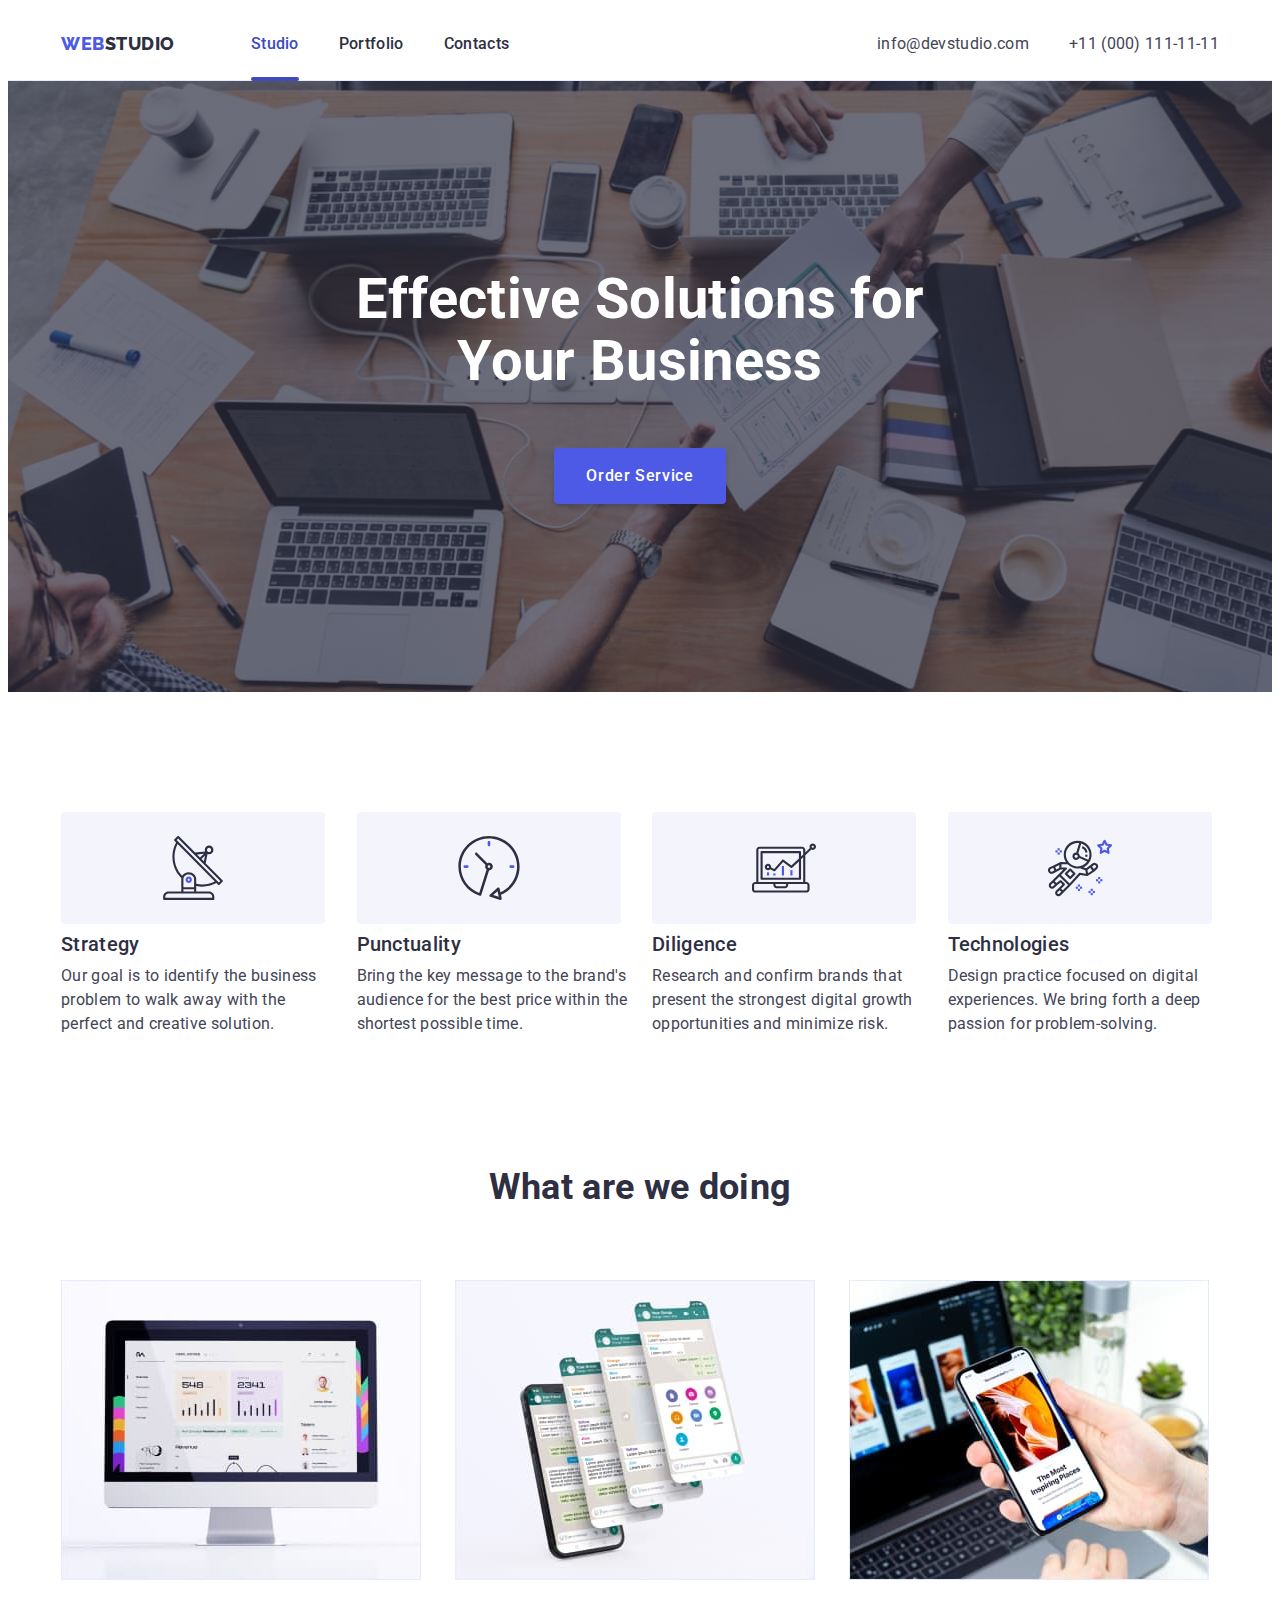
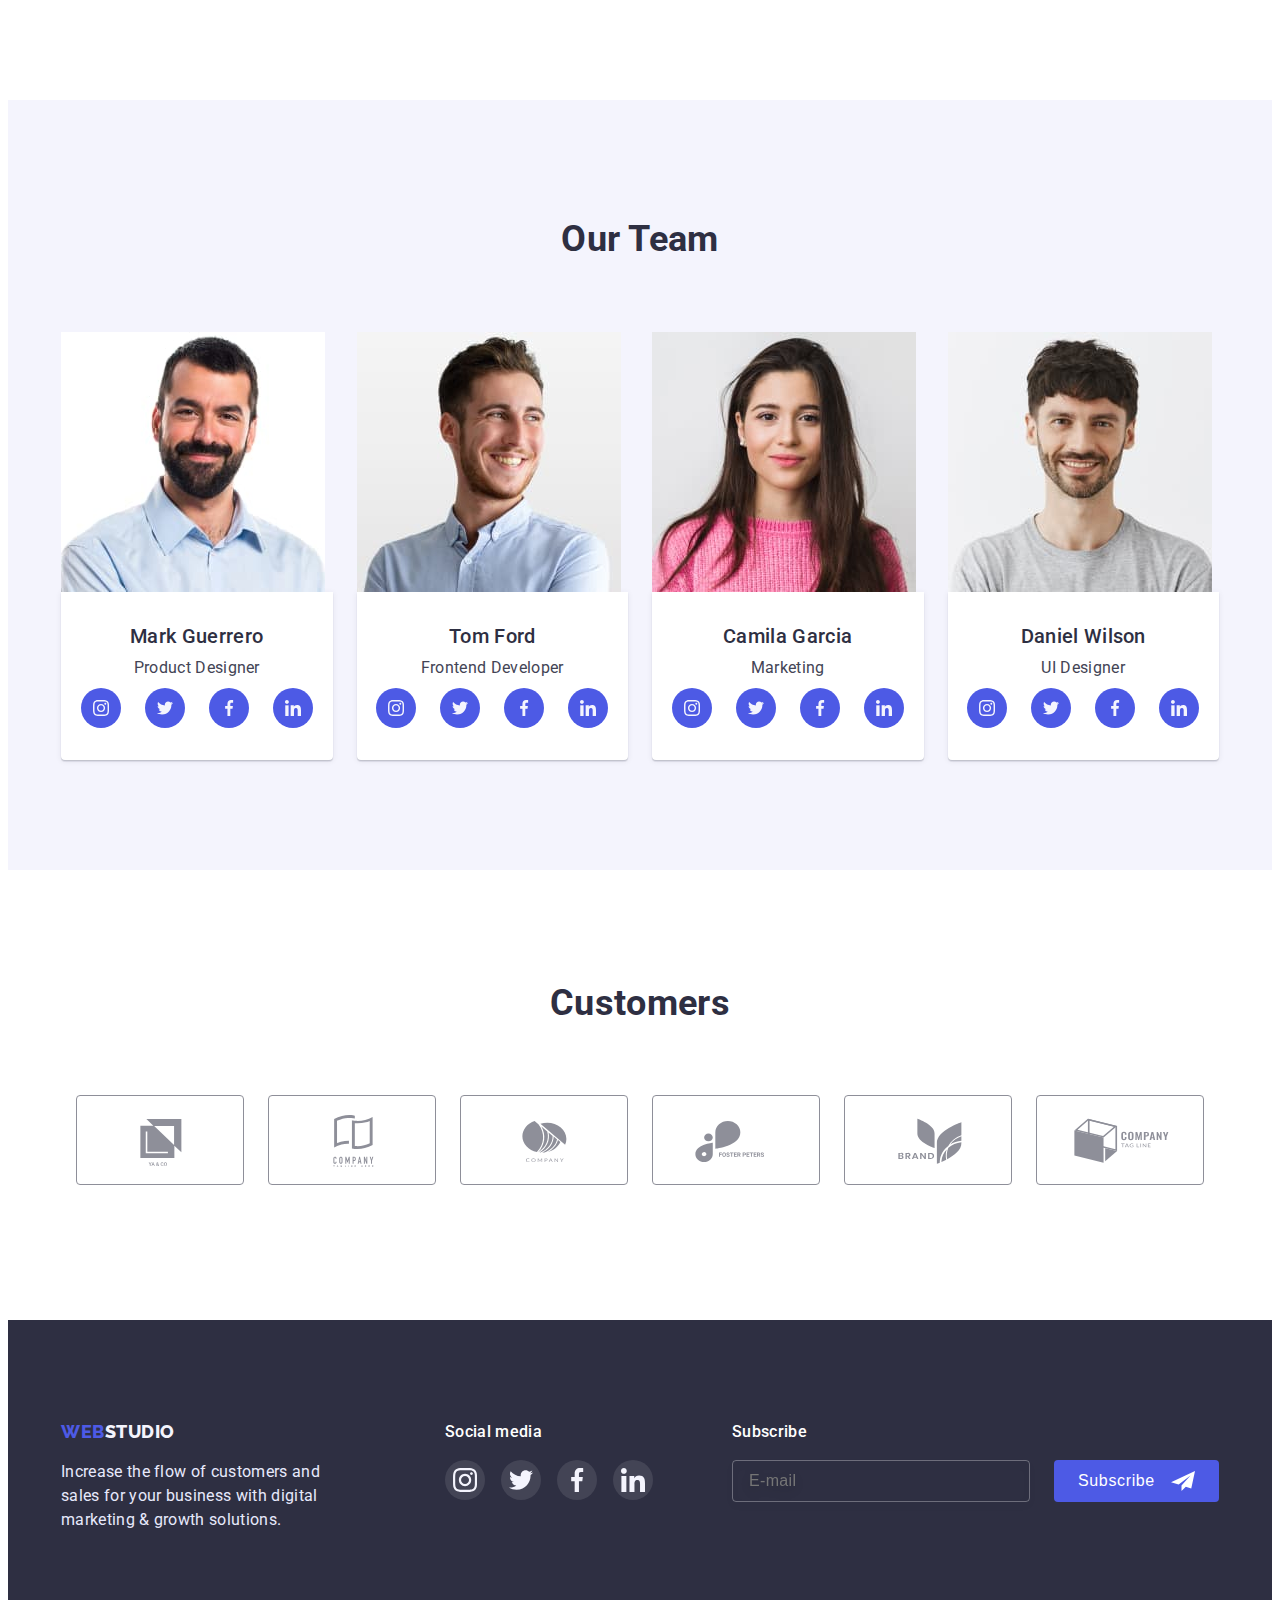
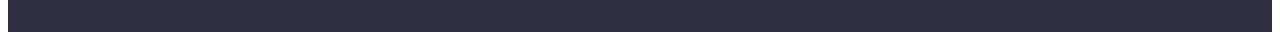
<file: index.html>
<!DOCTYPE html>
<html lang="en">
	<head>
		<meta charset="UTF-8" />
		<meta http-equiv="X-UA-Compatible" content="IE=edge" />
		<meta name="viewport" content="width=device-width, initial-scale=1.0" />
		<link rel="preconnect" href="https://fonts.googleapis.com" />
		<link rel="preconnect" href="https://fonts.gstatic.com" crossorigin />
		<link
			href="https://fonts.googleapis.com/css2?family=Raleway:wght@800&family=Roboto:wght@400;500;700&display=swap"
			rel="stylesheet"
		/>
		<link
			rel="stylesheet"
			href="https://cdnjs.cloudflare.com/ajax/libs/modern-normalize/1.1.0/modern-normalize.min.css"
			integrity="sha512-wpPYUAdjBVSE4KJnH1VR1HeZfpl1ub8YT/NKx4PuQ5NmX2tKuGu6U/JRp5y+Y8XG2tV+wKQpNHVUX03MfMFn9Q=="
			crossorigin="anonymous"
			referrerpolicy="no-referrer"
		/>
		<link rel="stylesheet" href="./css/styles.css"/>
		<title>WebStudio</title>
	</head>
	

	<body>
		<header class="header-nav">
			<div class="container page-hader-container">
				<nav class="page-nav">
					<a href="./index.html" class="first-logo link"
						>WEB<span class="second-logo">STUDIO</span></a
					>

					<ul class="site-list list">
						<li class="nav-item">
							<a href="./index.html" class="site-nav current link">Studio</a>
						</li>
						<li class="nav-item">
							<a href="./portfolio.html" class="site-nav link">Portfolio</a>
						</li>
						<li class="nav-item">
							<a href="./portfolio.html" class="site-nav link">Contacts</a>
						</li>
					</ul>
				</nav>
				<address class="address-content">
					<ul class="nav-address list">
						<li
							><a href="mailto:info@devstudio.com" class="header-mail link"
								>info@devstudio.com</a
							></li
						>
						<li><a href="tel:+110001111111" class="header-tel link">+11 (000) 111-11-11</a></li>
					</ul>
				</address>
			</div>
		</header>
		<main>
			<!-- Hero -->
			<section class="hero">
				<div class="container">
					<h1 class="hero-title">Effective Solutions for Your Business </h1>

					<button type="button" class="hero-but" data-modal-open>Order Service</button>
				</div>
			</section>
			<!-- Expirienc -->
			<section class="section">
				<div class="container">
					<h2 class="visually-hidden">Advantages</h2>
					<ul class="expirienc-text list">
						<li class="section-primery link">
							<div class="expirienc list">
								<svg class="expirienc-list-icon" width="64px" height="64px">
									<use href="./images/icon.svg#antenna"></use>
								</svg>
							</div>
							<h3 class="section-titl">Strategy</h3>
							<p class="section-text"
								>Our goal is to identify the business problem to walk away with the perfect and
								creative solution.
							</p>
						</li>
						<li class="section-primery">
							<div class="expirienc list">
								<svg class="expirienc-list-icon" width="64px" height="64px">
									<use href="./images/icon.svg#clock"></use>
								</svg>
							</div>
							<h3 class="section-titl">Punctuality</h3>
							<p class="section-text"
								>Bring the key message to the brand's audience for the best price within the
								shortest possible time.</p
							>
						</li>
						<li class="section-primery">
							<div class="expirienc list">
								<svg class="expirienc-list-icon" width="64px" height="64px">
									<use href="./images/icon.svg#diagram"></use>
								</svg>
							</div>
							<h3 class="section-titl">Diligence</h3>
							<p class="section-text"
								>Research and confirm brands that present the strongest digital growth opportunities
								and minimize risk.</p
							>
						</li>
						<li class="section-primery">
							<div class="expirienc list">
								<svg class="expirienc-list-icon" width="64px" height="64px">
									<use href="./images/icon.svg#astronaut"></use>
								</svg>
							</div>
							<h3 class="section-titl">Technologies</h3>
							<p class="section-text"
								>Design practice focused on digital experiences. We bring forth a deep passion for
								problem-solving.</p
							>
						</li>
					</ul>
				</div>
			</section>
			<!-- About -->
			<section class="about-content">
				<div class="container">
					<h2 class="section-about">What are we doing</h2>
					<ul class="primery-about list">
						<li class="secondary-about"
							><img src="./images/imac.jpg" alt="statistics" width="360" />
						</li>
						<li class="secondary-about"
							><img src="./images/phon.jpg" alt="addition" width="360" />
						</li>
						<li class="secondary-about"
							><img src="./images/place.jpg" alt="phone in hand" width="360" />
						</li>
					</ul>
				</div>
			</section>
			<!-- TEAM -->
			<section class="section-fon">
				<div class="container">
					<h2 class="section-about team-title">Our Team</h2>
					<ul class="primery-team list">
						<li class="section-team">
							<img src="./images/sekciya/mark.jpg" alt="portrait-man" width="264" />
							<div class="team-content">
								<h3 class="section-titl">Mark Guerrero</h3>
								<p class="section-text">Product Designer</p>
								<ul class="social-list list">
									<li class="social-list-item">
										<a href="" class="social-list-link">
											<svg class="social-list-icon" width="16px" height="16px">
												<use href="./images/icon.svg#instagram"></use>
											</svg>
										</a>
									</li>
									<li class="social-list-item">
										<a href="" class="social-list-link">
											<svg class="social-list-icon" width="16px" height="16px">
												<use href="./images/icon.svg#twitter"></use>
											</svg>
										</a>
									</li>
									<li class="social-list-item">
										<a href="" class="social-list-link">
											<svg class="social-list-icon" width="16px" height="16px">
												<use href="./images/icon.svg#facebook"></use>
											</svg>
										</a>
									</li>
									<li class="social-list-item">
										<a href="" class="social-list-link">
											<svg class="social-list-icon" width="16px" height="16px">
												<use href="./images/icon.svg#linkedin"></use>
											</svg>
										</a>
									</li>
								</ul>
							</div>
						</li>
						<li class="section-team">
							<img src="./images/sekciya/tomm.jpg" alt="portrait-man" width="264" />
							<div class="team-content">
								<h3 class="section-titl">Tom Ford</h3>
								<p class="section-text">Frontend Developer</p>
								<ul class="social-list list">
									<li class="social-list-item">
										<a href="" class="social-list-link">
											<svg class="social-list-icon" width="16px" height="16px">
												<use href="./images/icon.svg#instagram"></use>
											</svg>
										</a>
									</li>
									<li class="social-list-item">
										<a href="" class="social-list-link">
											<svg class="social-list-icon" width="16px" height="16px">
												<use href="./images/icon.svg#twitter"></use>
											</svg>
										</a>
									</li>
									<li class="social-list-item">
										<a href="" class="social-list-link">
											<svg class="social-list-icon" width="16px" height="16px">
												<use href="./images/icon.svg#facebook"></use>
											</svg>
										</a>
									</li>
									<li class="social-list-item">
										<a href="" class="social-list-link">
											<svg class="social-list-icon" width="16px" height="16px">
												<use href="./images/icon.svg#linkedin"></use>
											</svg>
										</a>
									</li>
								</ul>
							</div>
						</li>
						<li class="section-team">
							<img src="./images/sekciya/camila.jpg" alt="portrait-girl" width="264" />
							<div class="team-content">
								<h3 class="section-titl">Camila Garcia</h3>
								<p class="section-text">Marketing</p>
								<ul class="social-list list">
									<li class="social-list-item">
										<a href="" class="social-list-link">
											<svg class="social-list-icon" width="16px" height="16px">
												<use href="./images/icon.svg#instagram"></use>
											</svg>
										</a>
									</li>
									<li class="social-list-item">
										<a href="" class="social-list-link">
											<svg class="social-list-icon" width="16px" height="16px">
												<use href="./images/icon.svg#twitter"></use>
											</svg>
										</a>
									</li>
									<li class="social-list-item">
										<a href="" class="social-list-link">
											<svg class="social-list-icon" width="16px" height="16px">
												<use href="./images/icon.svg#facebook"></use>
											</svg>
										</a>
									</li>
									<li class="social-list-item">
										<a href="" class="social-list-link">
											<svg class="social-list-icon" width="16px" height="16px">
												<use href="./images/icon.svg#linkedin"></use>
											</svg>
										</a>
									</li>
								</ul>
							</div>
						</li>
						<li class="section-team">
							<img src="./images/sekciya/daniel.jpg" alt="portrait-man" width="264" />
							<div class="team-content">
								<h3 class="section-titl">Daniel Wilson</h3>
								<p class="section-text">UI Designer</p>
								<ul class="social-list list">
									<li class="social-list-item">
										<a href="" class="social-list-link">
											<svg class="social-list-icon" width="16px" height="16px">
												<use href="./images/icon.svg#instagram"></use>
											</svg>
										</a>
									</li>
									<li class="social-list-item">
										<a href="" class="social-list-link">
											<svg class="social-list-icon" width="16px" height="16px">
												<use href="./images/icon.svg#twitter"></use>
											</svg>
										</a>
									</li>
									<li class="social-list-item">
										<a href="" class="social-list-link">
											<svg class="social-list-icon" width="16px" height="16px">
												<use href="./images/icon.svg#facebook"></use>
											</svg>
										</a>
									</li>
									<li class="social-list-item">
										<a href="" class="social-list-link">
											<svg class="social-list-icon" width="16px" height="16px">
												<use href="./images/icon.svg#linkedin"></use>
											</svg>
										</a>
									</li>
								</ul>
							</div>
						</li>
					</ul>
				</div>
			</section>
			<section class="customers-section">
				<h2 class="section-about customers-title">Customers</h2>

				<div class="container">
					<ul class="customers-list list">
						<li class="customers-list-item">
							<a href="" class="customers-list-link">
								<svg class="customers-list-icon" width="104" height="56">
									<use href="./images/icon.svg#icon-Logo-1"></use>
								</svg>
							</a>
						</li>
						<li class="customers-list-item">
							<a href="" class="customers-list-link">
								<svg class="customers-list-icon" width="104" height="56">
									<use href="./images/icon.svg#icon-Logo-2"></use>
								</svg>
							</a>
						</li>
						<li class="customers-list-item">
							<a href="" class="customers-list-link">
								<svg class="customers-list-icon" width="104" height="56">
									<use href="./images/icon.svg#icon-Logo-3"></use>
								</svg>
							</a>
						</li>
						<li class="customers-list-item">
							<a href="" class="customers-list-link">
								<svg class="customers-list-icon" width="104" height="56">
									<use href="./images/icon.svg#icon-Logo-4"></use>
								</svg>
							</a>
						</li>
						<li class="customers-list-item">
							<a href="" class="customers-list-link">
								<svg class="customers-list-icon" width="104" height="56">
									<use href="./images/icon.svg#icon-Logo-5"></use>
								</svg>
							</a>
						</li>
						<li class="customers-list-item">
							<a href="" class="customers-list-link">
								<svg class="customers-list-icon" width="104" height="56">
									<use href="./images/icon.svg#icon-Logo-6"></use>
								</svg>
							</a>
						</li>
					</ul>
				</div>
			</section>
		</main>
		<footer class="footer-fon">
			<div class="footer-primery container">
				<div class="footer-prim">
					<a href="./index.html" class="first-logo link"
						>WEB<span class="footer-logo">STUDIO</span></a
					>
					<p class="footer-text"
						>Increase the flow of customers and sales for your business with digital marketing &
						growth solutions.</p
					>
				</div>
				<div class="footer-social">
					<p class="footer-social-text">Social media</p>

					<ul class="footer-list list">
						<li class="footer-list-item">
							<a href="" class="footer-list-link">
								<svg class="footer-list-icon" width="24" height="24">
									<use href="./images/icon.svg#icon-instagram1"></use>
								</svg>
							</a>
						</li>
						<li class="footer-list-item">
							<a href="" class="footer-list-link">
								<svg class="footer-list-icon" width="24" height="24">
									<use href="./images/icon.svg#icon-twitter1"></use>
								</svg>
							</a>
						</li>
						<li class="footer-list-item">
							<a href="" class="footer-list-link">
								<svg class="footer-list-icon" width="24" height="24">
									<use href="./images/icon.svg#icon-facebook1"></use>
								</svg>
							</a>
						</li>
						<li class="footer-list-item">
							<a href="" class="footer-list-link">
								<svg class="footer-list-icon" width="24" height="24">
									<use href="./images/icon.svg#icon-linkedin1"></use>
								</svg>
							</a>
						</li>
					</ul>
				</div>
				<div class="footer-form-box">
					<p class="footer-form-text">Subscribe</p>
					<form class="form">
						<input class="footer-form-input"
						 	type="email"
						  	name="E-mail"
						   	placeholder="E-mail" />
						<button class="footer-form-btn" type="submit">Subscribe
							<svg class="footer-form-icon">
								<use href="./images/icon.svg#icon-Frame3"></use>
							</svg>
						</button>
					</form>
				</div>
			</div>
		</footer>
		<div class="backdrop is-hidden" data-modal>
			<div class="modal">
				<button type="button" class="modal-close_btn" data-modal-close>
					<svg class="modal-close-btn-icon" width="8" height="8">
						<use href="./images/icon.svg#icon-close-black"></use>
					</svg>
				</button>
				

				<form class="modal-form">
					<p class="modal-titl">Leave your contacts and we will call you back</p>
					<div class="form-group">
						
						<label class="modal-form-field">
							<span class="modal-form-desc">Name</span>

							
								<span class="modal-form-wraper">
									<input class="form-input"
									 type="text"
									  name="user name*"
									  placeholder="Enter your name*"
									   required />
										<svg class="modal-form-icon" width="18" height="18">
											<use href="./images/icon.svg#icon-person-black"></use>
										</svg>
								</span>
							
						</label>
					</div>
					<div class="form-group">
						<label class="modal-form-field">
							<span class="modal-form-desc">Phone</span>

							
								<span class="modal-form-wraper">
									
										<input class="form-input"
										 type="tel"
										  name="user phone*"
										 placeholder="Enter your phon*"
										  required />
											<svg class="modal-form-icon" width="18" height="24">
												<use href="./images/icon.svg#icon-phone-black1"></use>
											</svg>
								</span>
								
							
						</label>
					</div>
					<div class="form-group">
						<label class="modal-form-field">
							<span class="modal-form-desc">Email</span>

							<span class="modal-form-wraper">
								
									<input class="form-input" 
										type="email"
										name="user email*"
										placeholder="Enter your email*"
										required />
										<svg class="modal-form-icon" width="18" height="24">
											<use href="./images/icon.svg#icon-email-black1"></use>
										</svg>
							</span>
							
						</label>
					</div>
					<div class="form-group">
						<label class="modal-form-field">
							<span class="modal-form-desc">Comment</span>
							<textarea
								class="modal-form-textarea"
								name="Comment"
								placeholder="  Text input"
							></textarea>
						</label>
						
							
					</div>

					<input id="user-police" class="police-form-input visually-hidden" type="checkbox"/>
					<label class="police-form" for="user-police">I accept the terms and conditions of the&nbsp;<a class="modal-police-box" href="">Privacy Policy</a>
					</label>
			
		
					<button class="form-modal-btn" type="submit">Send</button>
				</form>
			</div>
		</div>
		<script src="./modal.js"></script>
	<!-- </body> -->
</html>
<!--  -->
</file>
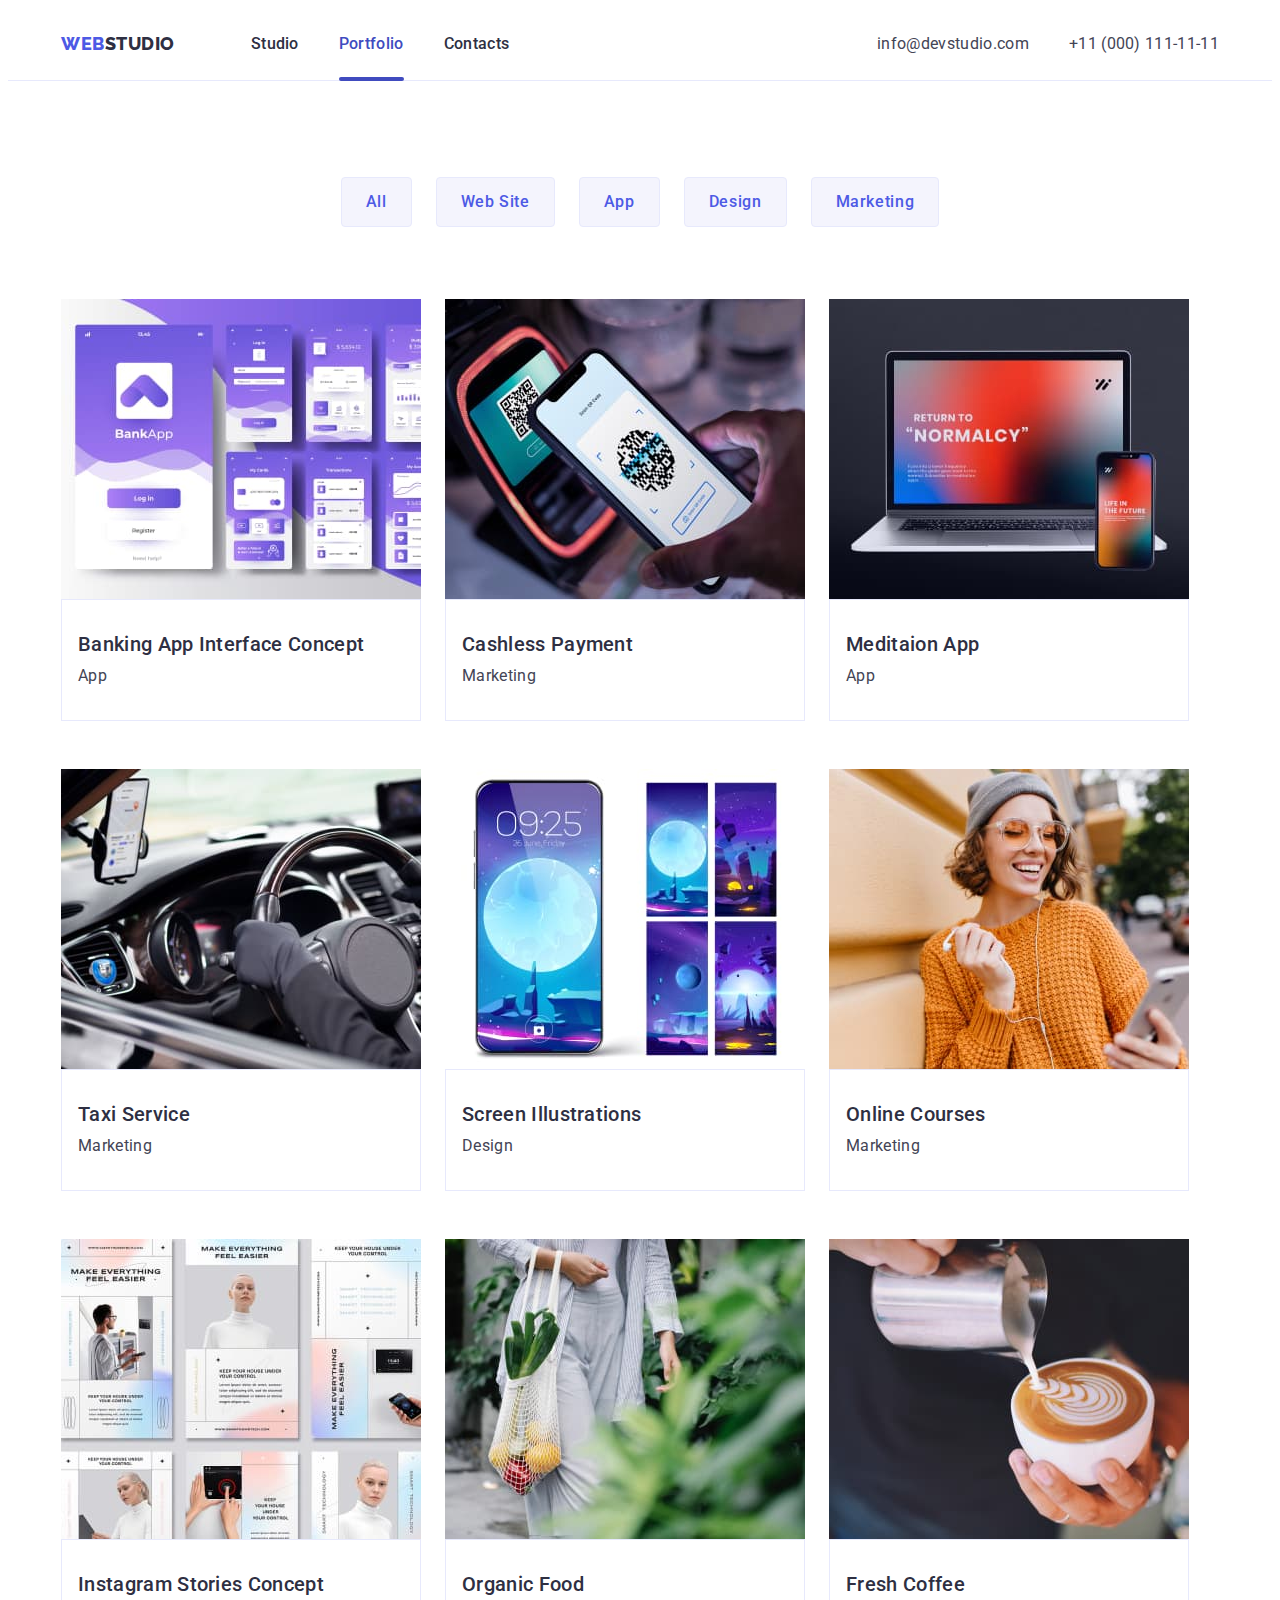
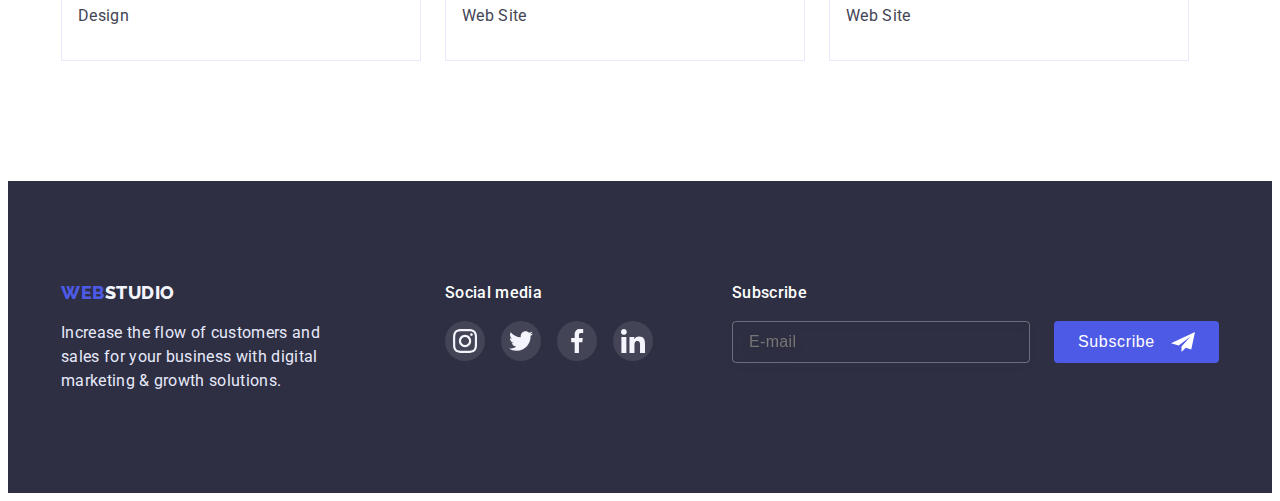
<file: portfolio.html>
<!DOCTYPE html>
<html lang="en">
	<head>
		<meta charset="UTF-8" />
		<meta http-equiv="X-UA-Compatible" content="IE=edge" />
		<meta name="viewport" content="width=device-width, initial-scale=1.0" />

		<link rel="preconnect" href="https://fonts.googleapis.com" />
		<link rel="preconnect" href="https://fonts.gstatic.com" crossorigin />
		<link
			href="https://fonts.googleapis.com/css2?family=Raleway:wght@800&family=Roboto:wght@400;500;700&display=swap"
			rel="stylesheet"
		/>
		<link
			rel="stylesheet"
			href="https://cdnjs.cloudflare.com/ajax/libs/modern-normalize/1.1.0/modern-normalize.min.css"
			integrity="sha512-wpPYUAdjBVSE4KJnH1VR1HeZfpl1ub8YT/NKx4PuQ5NmX2tKuGu6U/JRp5y+Y8XG2tV+wKQpNHVUX03MfMFn9Q=="
			crossorigin="anonymous"
			referrerpolicy="no-referrer"
		/>
		<link rel="stylesheet" href="./css/styles.css" />

		<title>Document</title>
	</head>
	<body>
		<header class="header-nav">
			<div class="container page-hader-container">
				<nav class="page-nav">
					<a href="./index.html" class="first-logo link"
						>WEB<span class="second-logo">STUDIO</span></a
					>

					<ul class="site-list list">
						<li class="nav-item">
							<a href="./index.html" class="site-nav link">Studio</a>
						</li>
						<li class="nav-item">
							<a href="./portfolio.html" class="site-nav current link">Portfolio</a>
						</li>
						<li class="nav-item">
							<a href="./portfolio.html" class="site-nav link">Contacts</a>
						</li>
					</ul>
				</nav>
				<address class="address-content">
					<ul class="nav-address list">
						<li
							><a href="mailto:info@devstudio.com" class="header-mail link"
								>info@devstudio.com</a
							></li
						>
						<li><a href="tel:+110001111111" class="header-tel link">+11 (000) 111-11-11</a></li>
					</ul>
				</address>
			</div>
		</header>
		<main>
			<!--  -->
			<section class="portfolio-section">
				<div class="container">
					<h1 class="visually-hidden">Portfolio</h1>
					<ul class="portfolio list">
						<li class="portfolio-but"
							><button type="button" class="portfolio-button">All</button></li
						>
						<li class="portfolio-but"
							><button type="button" class="portfolio-button">Web Site</button></li
						>
						<li class="portfolio-but"
							><button type="button" class="portfolio-button">App</button></li
						>
						<li class="portfolio-but"
							><button type="button" class="portfolio-button">Design</button></li
						>
						<li class="portfolio-but"
							><button type="button" class="portfolio-button">Marketing</button></li
						>
					</ul>
				</div>
				<div class="container">
					<ul class="galery-content list">
						<li class="galery-item">
							<a href="" class="galery-link">
								<div class="product-thumb">
									<img src="./images/project-1.jpg" alt="Project Card " width="360" height="300" />
									<p class="thumb-overlay"
										>14 Stylish and User-Friendly App Design Concepts · Task Manager App · Calorie
										Tracker App · Exotic Fruit Ecommerce App · Cloud Storage App
									</p>
								</div>
								<div class="galery-fon">
									<h2 class="portfolio-titl">Banking App Interface Concept</h2>
									<p class="portfolio-text">App</p>
								</div>
							</a>
						</li>
						<li class="galery-item">
							<a href="" class="galery-link">
								<div class="product-thumb">
									<img src="./images/project-2.jpg" alt="Project Card " width="360" height="300" />
									<p class="thumb-overlay"
										>14 Stylish and User-Friendly App Design Concepts · Task Manager App · Calorie
										Tracker App · Exotic Fruit Ecommerce App · Cloud Storage App
									</p>
								</div>
								<div class="galery-fon">
									<h2 class="portfolio-titl">Cashless Payment</h2>
									<p class="portfolio-text">Marketing</p>
								</div>
							</a>
						</li>
						<li class="galery-item">
							<a href="" class="galery-link">
								<div class="product-thumb">
									<img src="./images/project-3.jpg" alt="Project Card " width="360" height="300" />
									<p class="thumb-overlay"
										>14 Stylish and User-Friendly App Design Concepts · Task Manager App · Calorie
										Tracker App · Exotic Fruit Ecommerce App · Cloud Storage App
									</p>
								</div>
								<div class="galery-fon">
									<h2 class="portfolio-titl">Meditaion App</h2>
									<p class="portfolio-text">App</p>
								</div>
							</a>
						</li>
						<li class="galery-item">
							<a href="" class="galery-link">
								<div class="product-thumb">
									<img src="./images/project-4.jpg" alt="Project Card " width="360" height="300" />
									<p class="thumb-overlay"
										>14 Stylish and User-Friendly App Design Concepts · Task Manager App · Calorie
										Tracker App · Exotic Fruit Ecommerce App · Cloud Storage App
									</p>
								</div>
								<div class="galery-fon">
									<h2 class="portfolio-titl">Taxi Service</h2>
									<p class="portfolio-text">Marketing</p>
								</div>
							</a>
						</li>
						<li class="galery-item">
							<a href="" class="galery-link">
								<div class="product-thumb">
									<img src="./images/project-5.jpg" alt="Project Card " width="360" height="300" />
									<p class="thumb-overlay"
										>14 Stylish and User-Friendly App Design Concepts · Task Manager App · Calorie
										Tracker App · Exotic Fruit Ecommerce App · Cloud Storage App
									</p>
								</div>
								<div class="galery-fon">
									<h2 class="portfolio-titl">Screen Illustrations</h2>
									<p class="portfolio-text">Design</p>
								</div>
							</a>
						</li>
						<li class="galery-item">
							<a href="" class="galery-link">
								<div class="product-thumb">
									<img src="./images/project-6.jpg" alt="Project Card " width="360" height="300" />
									<p class="thumb-overlay"
										>14 Stylish and User-Friendly App Design Concepts · Task Manager App · Calorie
										Tracker App · Exotic Fruit Ecommerce App · Cloud Storage App
									</p>
								</div>
								<div class="galery-fon">
									<h2 class="portfolio-titl">Online Courses</h2>
									<p class="portfolio-text">Marketing</p>
								</div>
							</a>
						</li>
						<li class="galery-item">
							<a href="" class="galery-link">
								<div class="product-thumb">
									<img src="./images/project-7.jpg" alt="Project Card " width="360" height="300" />
									<p class="thumb-overlay"
										>14 Stylish and User-Friendly App Design Concepts · Task Manager App · Calorie
										Tracker App · Exotic Fruit Ecommerce App · Cloud Storage App
									</p>
								</div>
								<div class="galery-fon">
									<h2 class="portfolio-titl">Instagram Stories Concept</h2>
									<p class="portfolio-text">Design</p>
								</div>
							</a>
						</li>
						<li class="galery-item">
							<a href="" class="galery-link">
								<div class="product-thumb">
									<img src="./images/project-8.jpg" alt="Project Card " width="360" height="300" />
									<p class="thumb-overlay"
										>14 Stylish and User-Friendly App Design Concepts · Task Manager App · Calorie
										Tracker App · Exotic Fruit Ecommerce App · Cloud Storage App
									</p>
								</div>
								<div class="galery-fon">
									<h2 class="portfolio-titl">Organic Food</h2>
									<p class="portfolio-text">Web Site</p>
								</div>
							</a>
						</li>
						<li class="galery-item">
							<a href="" class="galery-link">
								<div class="product-thumb">
									<img src="./images/project-9.jpg" alt="Project Card " width="360" height="300" />
									<p class="thumb-overlay"
										>14 Stylish and User-Friendly App Design Concepts · Task Manager App · Calorie
										Tracker App · Exotic Fruit Ecommerce App · Cloud Storage App
									</p>
								</div>

								<div class="galery-fon">
									<h2 class="portfolio-titl">Fresh Coffee</h2>
									<p class="portfolio-text">Web Site</p>
								</div>
							</a>
						</li>
					</ul>
				</div>
			</section>
		</main>
		<footer class="footer-fon">
			<div class="footer-primery container">
				<div class="footer-prim">
					<a href="./index.html" class="first-logo link"
						>WEB<span class="footer-logo">STUDIO</span></a
					>
					<p class="footer-text"
						>Increase the flow of customers and sales for your business with digital marketing &
						growth solutions.</p
					>
				</div>
				<div class="footer-social">
					<h4 class="footer-social-text">Social media</h4>

					<ul class="footer-list list">
						<li class="footer-list-item">
							<a href="" class="footer-list-link">
								<svg class="footer-list-icon" width="24" height="24">
									<use href="./images/icon.svg#icon-instagram1"></use>
								</svg>
							</a>
						</li>
						<li class="footer-list-item">
							<a href="" class="footer-list-link">
								<svg class="footer-list-icon" width="24" height="24">
									<use href="./images/icon.svg#icon-twitter1"></use>
								</svg>
							</a>
						</li>
						<li class="footer-list-item">
							<a href="" class="footer-list-link">
								<svg class="footer-list-icon" width="24" height="24">
									<use href="./images/icon.svg#icon-facebook1"></use>
								</svg>
							</a>
						</li>
						<li class="footer-list-item">
							<a href="" class="footer-list-link">
								<svg class="footer-list-icon" width="24" height="24">
									<use href="./images/icon.svg#icon-linkedin1"></use>
								</svg>
							</a>
						</li>
					</ul>
				</div>
				<div class="footer-form-box">
					<p class="footer-form-text">Subscribe</p>
					<form class="form">
						<input class="footer-form-input" type="email" name="E-mail" placeholder="E-mail">
						<button class="footer-form-btn" type="submit">Subscribe
							<svg class="footer-form-icon">
								<use href="./images/icon.svg#icon-Frame3"></use>
							</svg>
						</button>
					</form>
				</div>
			</div>
		</footer>
	</body>
</html>
</file>
<file: css/styles.css>
:root {
	--brend-color: #2e2f42;
	--brend-second: #4d5ae5;
	--color-paragraf: #434455;
	--color-button: #4d5ae5;
	--button-background: #f4f4fd;
	--important-background: #2e2f42;
	--footer-text-color: #e7e9fc;
	--primery-title-color: #ffffff;
	--section-fon-color: #f4f4fd;
	--footer-logo-color: #f4f4fd;
	--icon-background: #4d5ae5;
	--background-focus: #404bbf;
	--cubic: cubic-bezier(0.4, 0, 0.2, 1);
}
body {
	font-family: "Roboto", sans-serif;
	letter-spacing: 0.02em;
}
.visually-hidden {
	position: absolute;
	width: 1px;
	height: 1px;
	margin: -1px;
	border: 0;
	padding: 0;
	white-space: nowrap;
	clip-path: inset(100%);
	clip: rect(0 0 0 0);
	overflow: hidden;
}
h1,
h2,
h3,
h4,
p {
	margin-top: 0;
	margin-bottom: 0;
}
ul {
	margin-top: 0;
	margin-bottom: 0;
	padding-left: 0;
}
img {
	display: block;
}

.list {
	list-style: none;
	margin: 0;
	padding: 0;
}
.link {
	text-decoration: none;
}
/* Header */
.first-logo {
	margin-right: 76px;
	font-family: "Raleway", sans-serif;
	font-size: 18px;
	font-weight: 800;
	line-height: 1.33;
	letter-spacing: 0.03em;
	color: var(--brend-second);
}
.second-logo {
	font-family: "Raleway", sans-serif;
	font-weight: 800;
	font-size: 18px;
	line-height: 1.33;
	letter-spacing: 0.03em;
	color: var(--brend-color);
}
.container {
	margin-left: auto;
	margin-right: auto;
	width: 1158px;
	padding-left: 15px;
	padding-right: 15px;
}

.header-nav {
	box-sizing: border-box;
	border-bottom: 1px solid #e7e9fc;
	padding-top: 24px;
	padding-bottom: 24px;
	transition-duration: 250ms;
	transition-timing-function: var(--cubic);
}
.page-hader-container {
	display: flex;
	align-items: center;
}
.page-nav {
	display: flex;
	align-items: center;
}
.nav-item:not(:last-child) {
	margin-right: 40px;
}

.site-list {
	display: flex;

	font-weight: 500;
	font-size: 16px;
	line-height: 1.5;
	color: var(--brend-color);
}
.site-nav {
	margin-bottom: 24px 0;
	position: relative;
	color: var(--brend-color);
}

.current {
	padding-top: 24px;
	padding-bottom: 28px;
	color: var(--background-focus);
}
.current::after {
	content: "";
	display: block;
	position: absolute;
	bottom: 0;
	left: 0;
	width: 100%;
	height: 4px;

	background: var(--background-focus);
	border-radius: 2px;
}

.address-content {
	margin-left: auto;
}
.nav-address {
	display: flex;
}
.header-mail {
	font-size: 16px;
	line-height: 1.5;
	color: var(--color-paragraf);
	font-style: normal;
	margin-left: auto;
	margin-right: 40px;
}
.header-tel {
	font-size: 16px;
	line-height: 1.5;
	color: var(--color-paragraf);
	font-style: normal;
}
.header-nav .link:hover,
.header-nav .link:focus {
	color: var(--background-focus);
}
/* Hero section */
.hero {
	max-width: 1440px;
	margin-left: auto;
	margin-right: auto;
	background: var(--important-background);
	text-align: center;

	padding-top: 188px;
	padding-bottom: 188px;
	background-image: linear-gradient(rgba(46, 47, 66, 0.7), rgba(46, 47, 66, 0.7)),
		url(../images/people-office.jpg);
	background-size: cover;
	background-repeat: no-repeat;
}

.hero-title {
	width: 597px;
	margin-left: auto;
	margin-right: auto;
	margin-top: 0;
	margin-bottom: 56px;
	font-weight: 700;
	font-size: 56px;
	line-height: 1.1;
	color: var(--primery-title-color);
}

.hero-but {
	margin-top: 0;
	margin-bottom: 0;
	min-width: 169px;
	padding: 16px 32px;

	font-family: "Roboto", sans-serif;
	font-weight: 500;
	font-size: 16px;
	line-height: 1.5;
	letter-spacing: 0.04em;
	color: #ffffff;
	background: #4d5ae5;
	box-shadow: 0px 4px 4px rgba(0, 0, 0, 0.15);
	border-radius: 4px;
	border: none;
	transition-duration: 250ms;
	transition-timing-function: var(--cubic);
}
.hero-but:hover,
.hero-but:focus {
	color: #ffffff;
	background: var(--background-focus);
}

/* Expirienc */

.expirienc-list-icon {
	gap: 24px;
}
.section {
	padding-top: 120px;
	padding-bottom: 132px;
}
.expirienc-text {
	gap: 24px;
	display: flex;
}
.expirienc {
	margin-bottom: 8px;
	display: flex;
	justify-content: center;
	align-items: center;
	width: 264px;
	height: 112px;

	background: #f4f4fd;
	border-radius: 4px;
}

.section-primery {
	display: inline-block;
	width: calc((100% - 72px) / 4);
}

.section-titl {
	margin-bottom: 8px;

	font-weight: 500;
	font-size: 20px;
	line-height: 1.2;
	color: var(--brend-color);
}
.section-text {
	font-size: 16px;
	line-height: 1.5;
	color: var(--color-paragraf);
	gap: 24px;
}

/* About */
.about-content {
	padding-top: 0;
	padding-bottom: 120px;
}
.section-about {
	margin-bottom: 72px;

	text-align: center;
	font-weight: 700;
	font-size: 36px;
	line-height: 1.11;
	color: var(--brend-color);
}
.team-title {
}
.primery-about {
	display: flex;
	gap: 24px;
}
.secondary-about {
	width: calc((100% - 48px) / 3);
}
/* Team */
.section-fon {
	padding-top: 120px;
	padding-bottom: 110px;
	background: var(--section-fon-color);
}
.primery-team {
	display: flex;
	gap: 24px;
}

.section-team {
	width: calc((100% - 72px) / 4);
}
.team-content {
	text-align: center;

	padding: 32px 16px;

	background: #ffffff;
	box-shadow: 0px 1px 6px rgba(46, 47, 66, 0.08), 0px 1px 1px rgba(46, 47, 66, 0.16),
		0px 2px 1px rgba(46, 47, 66, 0.08);
	border-radius: 0px 0px 4px 4px;
}
.social-list {
	display: flex;
	justify-content: center;
	gap: 24px;
	margin-top: 8px;
}
.social-list-item {
}
.social-list-link {
	display: flex;
	justify-content: center;
	align-items: center;
	fill: var(--footer-logo-color);
	width: 40px;
	height: 40px;
	border-radius: 50%;
	background-color: var(--icon-background);
	transition-duration: 250ms;
	transition-timing-function: var(--cubic);
}
.social-list-icon {
}
.social-list-link:hover,
.social-list-link:focus {
	color: #ffffff;
	background: var(--background-focus);
}
.customers-section {
	padding-top: 114px;
	padding-bottom: 136px;
}
.section-about {
}
.customers-title {
	margin-bottom: 72px;
}

.customers-list {
	display: flex;
	justify-content: center;
	gap: 24px;
}
.customers-list-item {
	display: flex;
	align-items: center;
	justify-content: center;
	fill: #8e8f99;
	width: 168px;
	height: 88px;
}
.customers-list-link:hover,
.customers-list-link:focus {
	border-color: var(--background-focus);
	background: #ffff;
	fill: var(--background-focus);
}

.customers-list-link {
	border-radius: 4px;
	border: 1px solid #8e8f99;
	display: flex;
	align-items: center;
	color: #8e8f99;
	justify-content: center;
	fill: currentColor;

	width: 100%;
	height: 100%;
	transition-duration: 250ms;
	transition-timing-function: var(--cubic);
}

/* footer */
.footer-fon {
	padding-top: 100px;
	padding-bottom: 100px;
	background: var(--important-background);
}
.footer-prim {
}
.footer-text {
	margin-right: 120px;
	margin-top: 16px;
	width: 264px;
	font-size: 16px;
	line-height: 1.5;
	color: var(--footer-text-color);
}
.footer-logo {
	font-weight: 800;
	font-size: 18px;
	line-height: 1.12;
	letter-spacing: 0.03em;
	color: var(--footer-logo-color);
}
.footer-primery {
	display: flex;
}

.footer-social-text {
	font-weight: 500;
	font-size: 16px;
	line-height: 1.5;
	letter-spacing: 0.02em;

	color: #ffffff;

	margin-bottom: 16px;
}
.footer-social {
}

.footer-list {
	display: flex;
	gap: 16px;
}
.footer-list-item {
	display: flex;
}
.footer-list-link {
	display: flex;
	justify-content: center;
	align-items: center;
	fill: var(--footer-logo-color);
	width: 40px;
	height: 40px;
	border-radius: 50%;
	background: rgba(255, 255, 255, 0.1);
	transition-duration: 250ms;
	transition-timing-function: var(--cubic);
}
.footer-list-link:hover,
.footer-list-link:focus {
	background: #31d0aa;
}

.footer-form-box {
	margin-left: auto;
	justify-content: center;
}
.footer-form-text {
	margin-bottom: 16px;
	font-weight: 500;
	font-size: 16px;
	line-height: 1.5;
	letter-spacing: 0.02em;
	color: #ffffff;
}
.form {
	display: flex;
}
.footer-form-input {
	padding: 8px 16px;
	background-color: transparent;
	width: 264px;
	border: 1px solid rgba(255, 255, 255, 0.3);
	filter: drop-shadow(0px 4px 4px rgba(0, 0, 0, 0.15));
	border-radius: 4px;
	font-weight: 500;
	font-size: 16px;
	line-height: 1.5;
	letter-spacing: 0.02em;
	color: #ffffff;
}
.footer-form-btn {
	min-width: 165px;
	display: flex;
	align-items: center;
	margin-left: 24px;
	font-size: 16px;
	line-height: 24px;
	letter-spacing: 0.04em;
	color: #ffffff;
	padding: 8px 16px 8px 24px;
	background: #4d5ae5;
	border-radius: 4px;
	border: none;
	transition-duration: 250ms;
	transition-timing-function: var(--cubic);
}
.footer-form-btn:hover,
.footer-form-btn:focus {
	background-color: var(--background-focus);
}
.footer-form-icon {
	margin-left: 16px;
	width: 24px;
	height: 24px;
	fill: #ffffff;
}
/* Modal */

.backdrop {
	position: fixed;
	top: 0;
	left: 0;
	width: 100%;
	height: 100%;
	background: rgba(46, 47, 66, 0.4);
	opacity: 1;
	visibility: visible;
	transition-property: opacity;
	transition-duration: 250ms;
	transition-timing-function: var(--cubic);
}
.backdrop.is-hidden {
	opacity: 0;
	visibility: hidden;
	pointer-events: none;
}
.modal {
	padding-top: 72px;
	padding-left: 24px;
	padding-right: 24px;
	padding-bottom: 20px;
	position: relative;
	display: flex;
	width: 408px;

	top: 50%;
	left: 50%;
	transform: translate(-50%, -50%);
	background: #fcfcfc;
	box-shadow: 0px 1px 1px rgba(0, 0, 0, 0.14), 0px 1px 3px rgba(0, 0, 0, 0.12),
		0px 2px 1px rgba(0, 0, 0, 0.2);
	border-radius: 4px;
}
.modal-close_btn {
	position: absolute;
	top: 30px;
	right: 24px;
	padding: 0;
	display: flex;
	align-items: center;
	justify-content: center;
	width: 24px;
	height: 24px;

	background: #e7e9fc;
	border: 1px solid rgba(0, 0, 0, 0.1);
	border-radius: 50%;
	transition: background-color var(--background-focus);
	transition-duration: 250ms;
	transition-timing-function: var(--cubic);
}
.modal-close_btn:hover,
.modal-close_btn:focus {
	background: var(--background-focus);
	color: #ffffff;
}
.modal-close_btn:hover .modal-close-btn-icon,
.modal-close_btn:focus .modal-close-btn-icon {
	fill: currentColor;
}
.modal-close-btn-icon {
	transition: fill #ffffff;
	transition-duration: 250ms;
	transition-timing-function: var(--cubic);
}
.modal-form {
	display: block;
}

.form-group {
	margin-bottom: 8px;
}
.modal-titl {
	margin-bottom: 14px;

	font-weight: 500;
	font-size: 16px;
	line-height: 1.5;
	text-align: center;
	letter-spacing: 0.02em;
	color: #2e2f42;
}

.modal-form-field {
}
.modal-form-desc {
	font-size: 12px;
	line-height: 1.33;
	letter-spacing: 0.04em;
	color: #8e8f99;
}

.form-input {
	outline: none;
	padding-left: 38px;
	margin-top: 4px;
	width: 100%;

	height: 40px;
	font-size: 12px;
	line-height: 16px;

	letter-spacing: 0.04em;

	color: #757575;

	border: 1px solid rgba(33, 33, 33, 0.2);
	border-radius: 4px;
}
.form-input:focus {
	border-color: #4d5ae5;
}
.form-input:focus + .modal-form-icon {
	fill: #4d5ae5;
}

.modal-form-control {
	position: relative;
	width: 100%;
}
.modal-form-wraper {
	position: relative;
	display: block;
}

.modal-form-icon {
	position: absolute;
	left: 16px;
	top: 50%;
	transform: translateY(-50%);
}
.modal-form-textarea {
	padding: 8px 16px;
	resize: none;
	outline: none;
	display: block;
	margin-top: 4px;
	width: 360px;
	height: 120px;
	font-size: 12px;
	line-height: 1.33;
	letter-spacing: 0.04em;
	color: rgba(117, 117, 117, 0.5);
	border: 1px solid rgba(33, 33, 33, 0.2);
	border-radius: 4px;
}

.modal-form-textarea:focus {
	border-color: #4d5ae5;
}

.modal-form-textarea:focus::placeholder {
	color: #4d5ae5;
}

.police-form-input {
	position: absolute;
}

.police-form {
	display: flex;
	align-items: center;
	margin-left: 8px;
	padding-right: 10px;
	margin-left: 8px;
	font-size: 12px;
	line-height: 1.33;
	letter-spacing: 0.04em;
	color: #757575;
}
.police-form::before {
	background-position: center;
	background-repeat: no-repeat;
	background-size: 10px 8px;

	background-image: url(../images/icon.svg#icon-Vector);
	display: block;
	margin-right: 8px;
	width: 16px;
	height: 16px;
	border: 1.25px solid #2e2f42;
	border-radius: 2px;
	content: "";
}
.police-form-input:checked + .police-form::before {
	background-image: url(../images/Vector.svg);
	background-color: var(--background-focus);
	border: none;
}
.police-form-input:hover + .police-form::before {
	border: 1px solid #4d5ae5;
}
.modal-police-box {
	font-size: 12px;
	line-height: 1.33;
	letter-spacing: 0.04em;
	color: #4d5ae5;
}

.form-modal-btn {
	margin-left: auto;
	margin-right: auto;
	margin-top: 24px;

	display: block;
	width: 169px;
	height: 56px;
	padding: 16px 32px;
	color: #ffffff;
	background: var(--color-button);
	box-shadow: 0px 4px 4px rgba(0, 0, 0, 0.15);
	border-radius: 4px;
	border: none;
	transition-duration: 250ms;
	transition-timing-function: var(--cubic);
}
.form-modal-btn:hover,
.form-modal-btn:focus {
	background-color: var(--background-focus);
}

/* Modal */

/* Portfolio */
.portfolio-section {
	padding-top: 96px;
	padding-bottom: 120px;
}
.galery-content {
	display: flex;
	flex-wrap: wrap;

	gap: 48px 24px;
}
.galery-item {
	width: calc((100% - 48px) - 3);
}
.galery-link {
	text-decoration: none;
	display: block;
	transition-duration: 250ms;
	transition-timing-function: var(--cubic);
}

.galery-link:hover,
.galery-link:focus {
	box-shadow: 0px 1px 6px rgba(46, 47, 66, 0.08), 0px 1px 1px rgba(46, 47, 66, 0.16),
		0px 2px 1px rgba(46, 47, 66, 0.08);
}
.product-thumb {
	position: relative;
	overflow: hidden;
}
.product-thumb::before {
	content: "";
	display: block;
	position: absolute;
	top: 0;
	left: 0;
	width: 100%;
	height: 100%;
	background: #4d5ae5;
	transform: translateY(100%);
	transition-duration: 250ms;
	transition-timing-function: var(--cubic);
}
.galery-item:hover .product-thumb::before,
.galery-item:focus .product-thumb::before {
	transform: translateY(0);
}

.thumb-overlay {
	position: absolute;
	top: 0;
	left: 0;
	width: 100%;
	height: 100%;
	padding: 40px 32px;

	font-size: 16px;
	line-height: 1.5;
	letter-spacing: 0.02em;
	color: #f4f4fd;
	transform: translateY(100%);
	opacity: 0;
}
.galery-link:hover .thumb-overlay,
.galery-link:focus .thumb-overlay {
	transform: translateY(0);
	opacity: 1;
}

.galery-fon {
	padding: 32px 16px 32px 16px;
	border: 1px solid #e7e9fc;
}

.portfolio-titl {
	margin-bottom: 8px;

	font-weight: 500;
	font-size: 20px;
	line-height: 1.2;
	color: var(--brend-color);
}
.portfolio-text {
	font-size: 16px;
	line-height: 1.5;
	color: var(--color-paragraf);
}
.portfolio {
	display: flex;
	justify-content: center;

	margin-bottom: 72px;
}
/* portfolio-button */

.portfolio-but:not(:last-child) {
	margin-right: 24px;
}
.portfolio-button {
	border: 1px solid #e7e9fc;
	border-radius: 4px;
	padding: 12px 24px;

	font-family: inherit;
	font-weight: 500;
	font-size: 16px;
	line-height: 1.5;
	letter-spacing: 0.04em;
	color: var(--color-button);
	background-color: var(--button-background);
	transition-duration: 250ms;
	transition-timing-function: var(--cubic);
}
.portfolio-button:hover,
.portfolio-button:focus {
	color: #ffffff;
	background: var(--background-focus);
	box-shadow: 0px 4px 4px rgba(0, 0, 0, 0.15);
}
</file>
